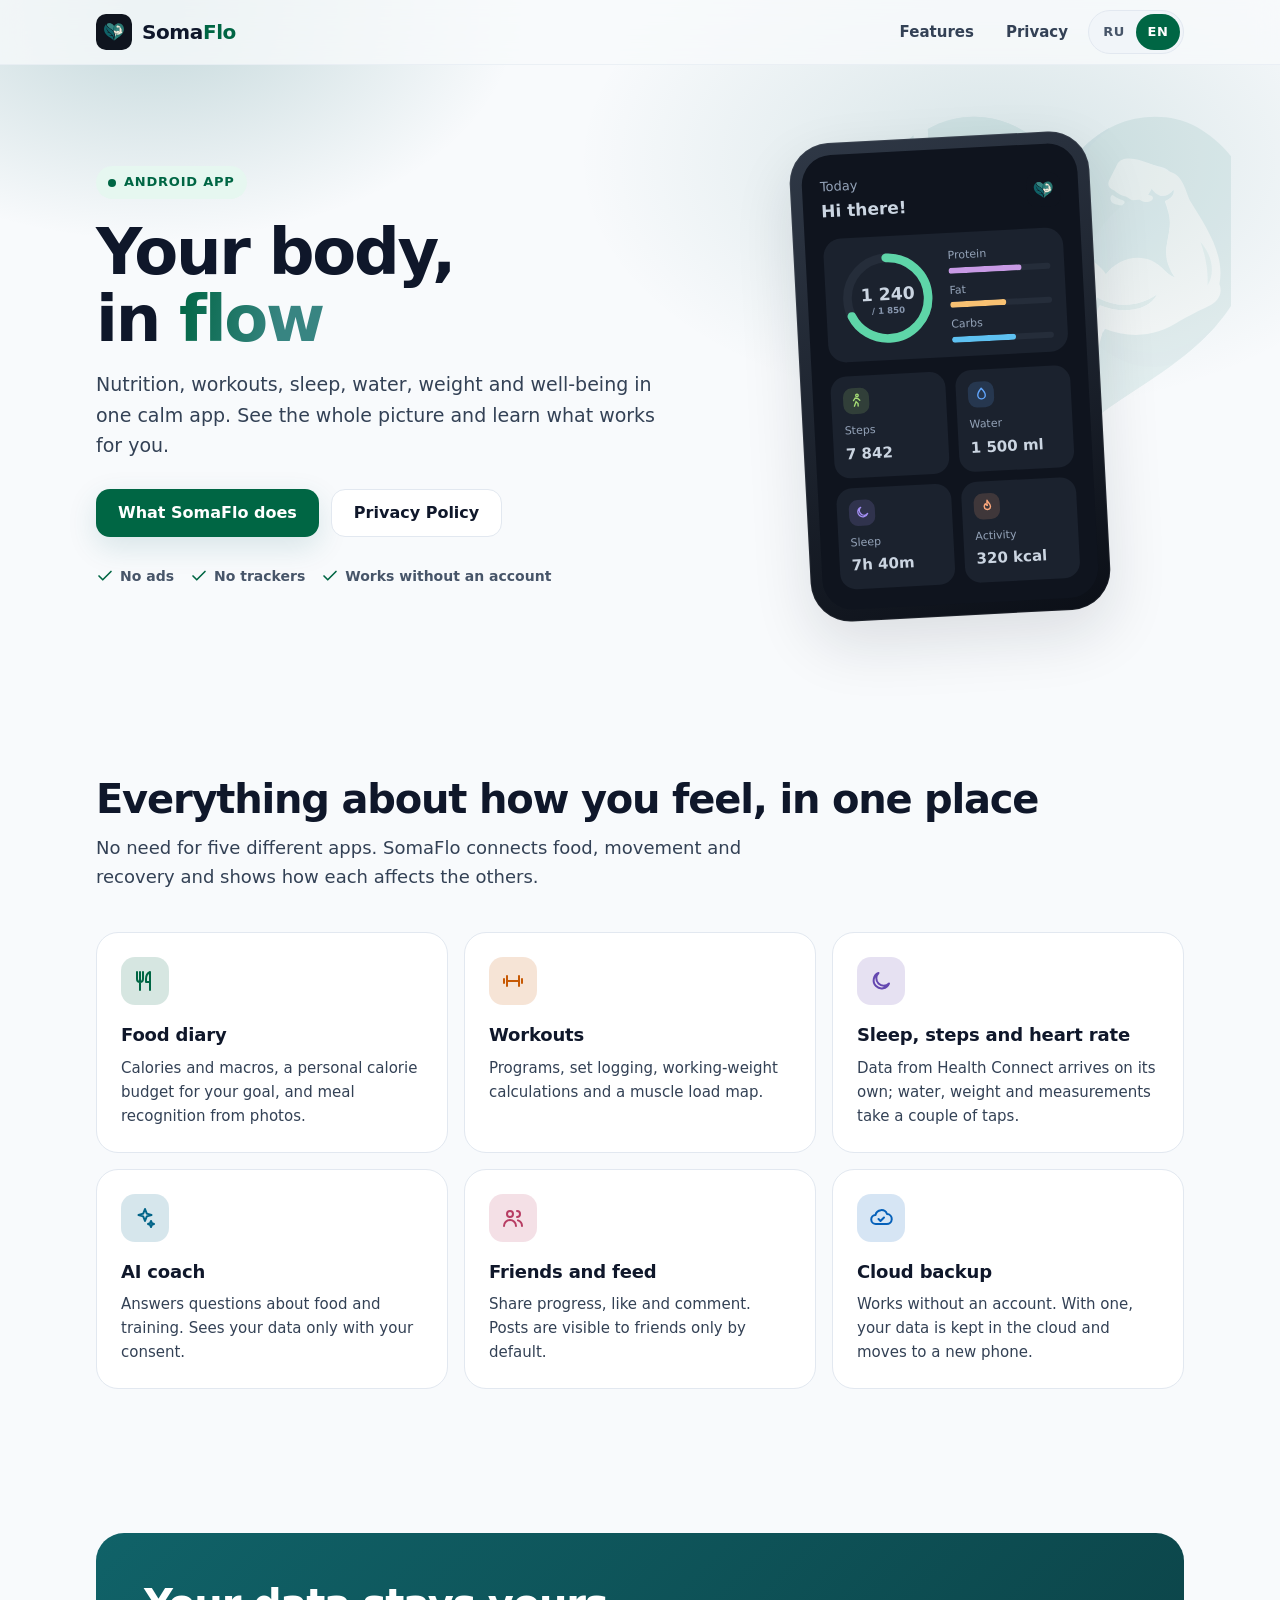
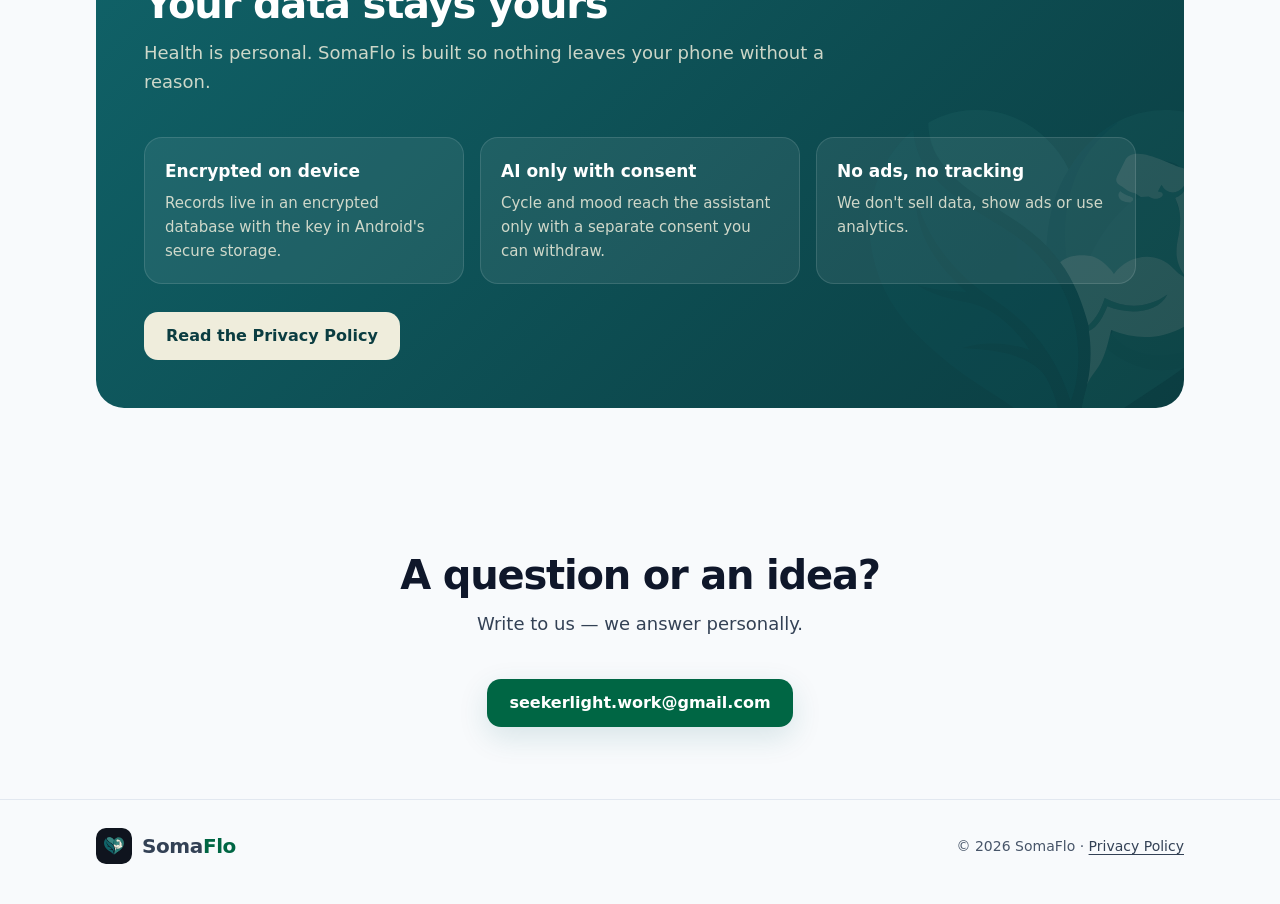
<file: index.html>
<!doctype html>
<html lang="ru" data-lang="ru" data-title-ru="SomaFlo — питание, тренировки и самочувствие" data-title-en="SomaFlo — nutrition, training and well-being">
<head>
  <meta charset="utf-8">
  <meta name="viewport" content="width=device-width, initial-scale=1">
  <title>SomaFlo — питание, тренировки и самочувствие</title>
  <meta name="description" content="SomaFlo — питание, тренировки, сон и самочувствие в одном приложении. Nutrition, workouts, sleep and well-being in one app.">
  <meta name="theme-color" content="#0f141e">
  <meta property="og:title" content="SomaFlo">
  <meta property="og:description" content="Питание, тренировки, сон и самочувствие в одном приложении.">
  <meta property="og:image" content="icon.svg">
  <link rel="icon" href="icon.svg" type="image/svg+xml">
  <link rel="stylesheet" href="style.css">
  <script src="lang.js" defer></script>
</head>
<body>

<header class="topbar">
  <div class="wrap">
    <a class="logo" href="./"><img src="icon.svg" alt=""><span>Soma<b>Flo</b></span></a>
    <nav class="topnav">
      <a class="hide-sm" href="#features"><span data-l="ru">Возможности</span><span data-l="en">Features</span></a>
      <a class="hide-sm" href="privacy.html"><span data-l="ru">Приватность</span><span data-l="en">Privacy</span></a>
      <div class="lang" role="group" aria-label="Language">
        <button type="button" data-set="ru">RU</button>
        <button type="button" data-set="en">EN</button>
      </div>
    </nav>
  </div>
</header>

<main>
  <section class="hero">
    <div class="wrap">
      <div>
        <span class="eyebrow"><span data-l="ru">Приложение для Android</span><span data-l="en">Android app</span></span>
        <h1>
          <span data-l="ru">Тело в&nbsp;<span class="accent">потоке</span></span>
          <span data-l="en">Your body, in&nbsp;<span class="accent">flow</span></span>
        </h1>
        <p class="lead">
          <span data-l="ru">Питание, тренировки, сон, вода, вес и самочувствие — в одном спокойном приложении. Видите картину целиком и понимаете, что работает именно для вас.</span>
          <span data-l="en">Nutrition, workouts, sleep, water, weight and well-being in one calm app. See the whole picture and learn what works for you.</span>
        </p>
        <div class="cta">
          <a class="btn btn-primary" href="#features"><span data-l="ru">Что умеет SomaFlo</span><span data-l="en">What SomaFlo does</span></a>
          <a class="btn btn-ghost" href="privacy.html"><span data-l="ru">Политика конфиденциальности</span><span data-l="en">Privacy Policy</span></a>
        </div>
        <div class="badges">
          <span><svg viewBox="0 0 24 24" fill="none" stroke="currentColor" stroke-width="2.2" stroke-linecap="round" stroke-linejoin="round"><path d="M20 6 9 17l-5-5"/></svg><span data-l="ru">Без рекламы</span><span data-l="en">No ads</span></span>
          <span><svg viewBox="0 0 24 24" fill="none" stroke="currentColor" stroke-width="2.2" stroke-linecap="round" stroke-linejoin="round"><path d="M20 6 9 17l-5-5"/></svg><span data-l="ru">Без трекеров</span><span data-l="en">No trackers</span></span>
          <span><svg viewBox="0 0 24 24" fill="none" stroke="currentColor" stroke-width="2.2" stroke-linecap="round" stroke-linejoin="round"><path d="M20 6 9 17l-5-5"/></svg><span data-l="ru">Работает без аккаунта</span><span data-l="en">Works without an account</span></span>
        </div>
      </div>

      <div class="stage" aria-hidden="true">
        <img class="mark" src="logo.svg" alt="">
        <div class="phone">
          <div class="screen">
            <div class="row"><span><span data-l="ru">Сегодня</span><span data-l="en">Today</span><br><b><span data-l="ru">Привет!</span><span data-l="en">Hi there!</span></b></span><img src="icon.svg" alt="" width="34" height="34" style="border-radius:10px"></div>
            <div class="card ring-wrap">
              <svg class="ring" viewBox="0 0 100 100">
                <circle cx="50" cy="50" r="42" fill="none" stroke="#252d3a" stroke-width="9"/>
                <circle cx="50" cy="50" r="42" fill="none" stroke="#5ed5a8" stroke-width="9" stroke-linecap="round" stroke-dasharray="264" stroke-dashoffset="84" transform="rotate(-90 50 50)"/>
                <text x="50" y="52" text-anchor="middle">1 240</text>
                <text class="sub" x="50" y="66" text-anchor="middle">/ 1 850</text>
              </svg>
              <div class="macros">
                <div><span data-l="ru">Белки</span><span data-l="en">Protein</span><div class="bar"><i style="width:72%;background:#c89ae5"></i></div></div>
                <div><span data-l="ru">Жиры</span><span data-l="en">Fat</span><div class="bar"><i style="width:55%;background:#f8c172"></i></div></div>
                <div><span data-l="ru">Углеводы</span><span data-l="en">Carbs</span><div class="bar"><i style="width:63%;background:#5ec1f1"></i></div></div>
              </div>
            </div>
            <div class="tiles">
              <div class="tile"><div class="dot" style="background:rgba(165,220,117,.16);color:#a5dc75"><svg viewBox="0 0 24 24" fill="none" stroke="currentColor" stroke-width="2.2" stroke-linecap="round"><circle cx="13" cy="4" r="2"/><path d="m8 21 3-7 3 3v4M7 12l3-4 4 1 3 3"/></svg></div><span data-l="ru">Шаги</span><span data-l="en">Steps</span><b>7 842</b></div>
              <div class="tile"><div class="dot" style="background:rgba(97,166,253,.16);color:#61a6fd"><svg viewBox="0 0 24 24" fill="none" stroke="currentColor" stroke-width="2.2" stroke-linejoin="round"><path d="M12 3s6 6.5 6 11a6 6 0 0 1-12 0c0-4.5 6-11 6-11Z"/></svg></div><span data-l="ru">Вода</span><span data-l="en">Water</span><b>1 500 <span data-l="ru">мл</span><span data-l="en">ml</span></b></div>
              <div class="tile"><div class="dot" style="background:rgba(164,143,244,.16);color:#a48ff4"><svg viewBox="0 0 24 24" fill="none" stroke="currentColor" stroke-width="2.2" stroke-linejoin="round"><path d="M20 14.5A8 8 0 1 1 9.5 4a6.5 6.5 0 0 0 10.5 10.5Z"/></svg></div><span data-l="ru">Сон</span><span data-l="en">Sleep</span><b><span data-l="ru">7ч 40м</span><span data-l="en">7h 40m</span></b></div>
              <div class="tile"><div class="dot" style="background:rgba(255,169,125,.16);color:#ffa97d"><svg viewBox="0 0 24 24" fill="none" stroke="currentColor" stroke-width="2.2" stroke-linejoin="round"><path d="M12 3c1 4 5 5.5 5 10a5 5 0 0 1-10 0c0-2 1-3.5 2-4.5.5 2 1.5 3 3 3-1-3 0-6.5 0-8.5Z"/></svg></div><span data-l="ru">Активность</span><span data-l="en">Activity</span><b>320 <span data-l="ru">ккал</span><span data-l="en">kcal</span></b></div>
            </div>
          </div>
        </div>
      </div>
    </div>
  </section>

  <section class="block" id="features">
    <div class="wrap">
      <h2><span data-l="ru">Всё о самочувствии — в одном месте</span><span data-l="en">Everything about how you feel, in one place</span></h2>
      <p class="intro"><span data-l="ru">Не нужно держать пять приложений. SomaFlo связывает еду, движение и восстановление и показывает, как одно влияет на другое.</span><span data-l="en">No need for five different apps. SomaFlo connects food, movement and recovery and shows how each affects the others.</span></p>

      <div class="features">
        <div class="feature" style="--c: var(--primary)">
          <div class="ic"><svg viewBox="0 0 24 24" fill="none" stroke="currentColor" stroke-width="2" stroke-linecap="round" stroke-linejoin="round"><path d="M4 3v7a3 3 0 0 0 6 0V3M7 3v18M17 21V3c-2.5 1-4 3.5-4 7v3h4"/></svg></div>
          <h3><span data-l="ru">Дневник питания</span><span data-l="en">Food diary</span></h3>
          <p><span data-l="ru">Калории и БЖУ, личный бюджет калорий под вашу цель и распознавание блюд по фото.</span><span data-l="en">Calories and macros, a personal calorie budget for your goal, and meal recognition from photos.</span></p>
        </div>
        <div class="feature" style="--c: var(--flame)">
          <div class="ic"><svg viewBox="0 0 24 24" fill="none" stroke="currentColor" stroke-width="2" stroke-linecap="round" stroke-linejoin="round"><path d="M6 7v10M18 7v10M3 10v4M21 10v4M6 12h12"/></svg></div>
          <h3><span data-l="ru">Тренировки</span><span data-l="en">Workouts</span></h3>
          <p><span data-l="ru">Программы, журнал подходов, расчёт рабочих весов и карта нагрузки мышц.</span><span data-l="en">Programs, set logging, working-weight calculations and a muscle load map.</span></p>
        </div>
        <div class="feature" style="--c: var(--sleep)">
          <div class="ic"><svg viewBox="0 0 24 24" fill="none" stroke="currentColor" stroke-width="2" stroke-linejoin="round"><path d="M20 14.5A8 8 0 1 1 9.5 4a6.5 6.5 0 0 0 10.5 10.5Z"/></svg></div>
          <h3><span data-l="ru">Сон, шаги и пульс</span><span data-l="en">Sleep, steps and heart rate</span></h3>
          <p><span data-l="ru">Данные из Health Connect подтягиваются сами, а вода, вес и замеры — в пару касаний.</span><span data-l="en">Data from Health Connect arrives on its own; water, weight and measurements take a couple of taps.</span></p>
        </div>
        <div class="feature" style="--c: var(--carbs)">
          <div class="ic"><svg viewBox="0 0 24 24" fill="none" stroke="currentColor" stroke-width="2" stroke-linecap="round" stroke-linejoin="round"><path d="M12 3l1.8 4.6L18.5 9l-4.7 1.4L12 15l-1.8-4.6L5.5 9l4.7-1.4L12 3ZM18 15l.9 2.1L21 18l-2.1.9L18 21l-.9-2.1L15 18l2.1-.9L18 15Z"/></svg></div>
          <h3><span data-l="ru">ИИ-тренер</span><span data-l="en">AI coach</span></h3>
          <p><span data-l="ru">Отвечает на вопросы о питании и тренировках. Ваши данные видит только с вашего согласия.</span><span data-l="en">Answers questions about food and training. Sees your data only with your consent.</span></p>
        </div>
        <div class="feature" style="--c: var(--cycle)">
          <div class="ic"><svg viewBox="0 0 24 24" fill="none" stroke="currentColor" stroke-width="2" stroke-linecap="round" stroke-linejoin="round"><circle cx="9" cy="8" r="3"/><path d="M3 20a6 6 0 0 1 12 0M16 5a3 3 0 0 1 0 6M21 20a6 6 0 0 0-4-5.6"/></svg></div>
          <h3><span data-l="ru">Друзья и лента</span><span data-l="en">Friends and feed</span></h3>
          <p><span data-l="ru">Делитесь успехами, ставьте лайки и комментируйте. Посты по умолчанию видят только друзья.</span><span data-l="en">Share progress, like and comment. Posts are visible to friends only by default.</span></p>
        </div>
        <div class="feature" style="--c: var(--water)">
          <div class="ic"><svg viewBox="0 0 24 24" fill="none" stroke="currentColor" stroke-width="2" stroke-linecap="round" stroke-linejoin="round"><path d="M7 18a4.5 4.5 0 0 1-.5-9A6 6 0 0 1 18 8a4 4 0 0 1-.5 10H7Z"/><path d="m9.5 13 2 2 3.5-3.5"/></svg></div>
          <h3><span data-l="ru">Бэкап в облако</span><span data-l="en">Cloud backup</span></h3>
          <p><span data-l="ru">Работает без аккаунта. С аккаунтом данные сохраняются в облаке и переезжают на новый телефон.</span><span data-l="en">Works without an account. With one, your data is kept in the cloud and moves to a new phone.</span></p>
        </div>
      </div>
    </div>
  </section>

  <section class="block">
    <div class="wrap">
      <div class="privacy-band">
        <img class="bg-mark" src="logo.svg" alt="">
        <h2><span data-l="ru">Ваши данные — ваши</span><span data-l="en">Your data stays yours</span></h2>
        <p class="intro"><span data-l="ru">Здоровье — личное. Поэтому SomaFlo устроен так, чтобы лишнее никуда не уходило.</span><span data-l="en">Health is personal. SomaFlo is built so nothing leaves your phone without a reason.</span></p>
        <div class="points">
          <div class="point">
            <h3><span data-l="ru">Шифрование на телефоне</span><span data-l="en">Encrypted on device</span></h3>
            <p><span data-l="ru">Записи хранятся в зашифрованной базе, ключ — в защищённом хранилище Android.</span><span data-l="en">Records live in an encrypted database with the key in Android's secure storage.</span></p>
          </div>
          <div class="point">
            <h3><span data-l="ru">ИИ только с согласия</span><span data-l="en">AI only with consent</span></h3>
            <p><span data-l="ru">Цикл и настроение уходят ассистенту только при отдельном согласии. Его можно отозвать.</span><span data-l="en">Cycle and mood reach the assistant only with a separate consent you can withdraw.</span></p>
          </div>
          <div class="point">
            <h3><span data-l="ru">Без рекламы и слежки</span><span data-l="en">No ads, no tracking</span></h3>
            <p><span data-l="ru">Мы не продаём данные, не показываем рекламу и не подключаем аналитику.</span><span data-l="en">We don't sell data, show ads or use analytics.</span></p>
          </div>
        </div>
        <a class="btn" href="privacy.html"><span data-l="ru">Читать политику конфиденциальности</span><span data-l="en">Read the Privacy Policy</span></a>
      </div>
    </div>
  </section>

  <section class="block contact">
    <div class="wrap">
      <h2><span data-l="ru">Есть вопрос или идея?</span><span data-l="en">A question or an idea?</span></h2>
      <p class="intro"><span data-l="ru">Пишите — отвечаем лично.</span><span data-l="en">Write to us — we answer personally.</span></p>
      <a class="btn btn-primary" href="mailto:seekerlight.work@gmail.com">seekerlight.work@gmail.com</a>
    </div>
  </section>
</main>

<footer class="site">
  <div class="wrap">
    <a class="logo" href="./"><img src="icon.svg" alt=""><span>Soma<b>Flo</b></span></a>
    <span>© 2026 SomaFlo · <a href="privacy.html"><span data-l="ru">Политика конфиденциальности</span><span data-l="en">Privacy Policy</span></a></span>
  </div>
</footer>

</body>
</html>
</file>
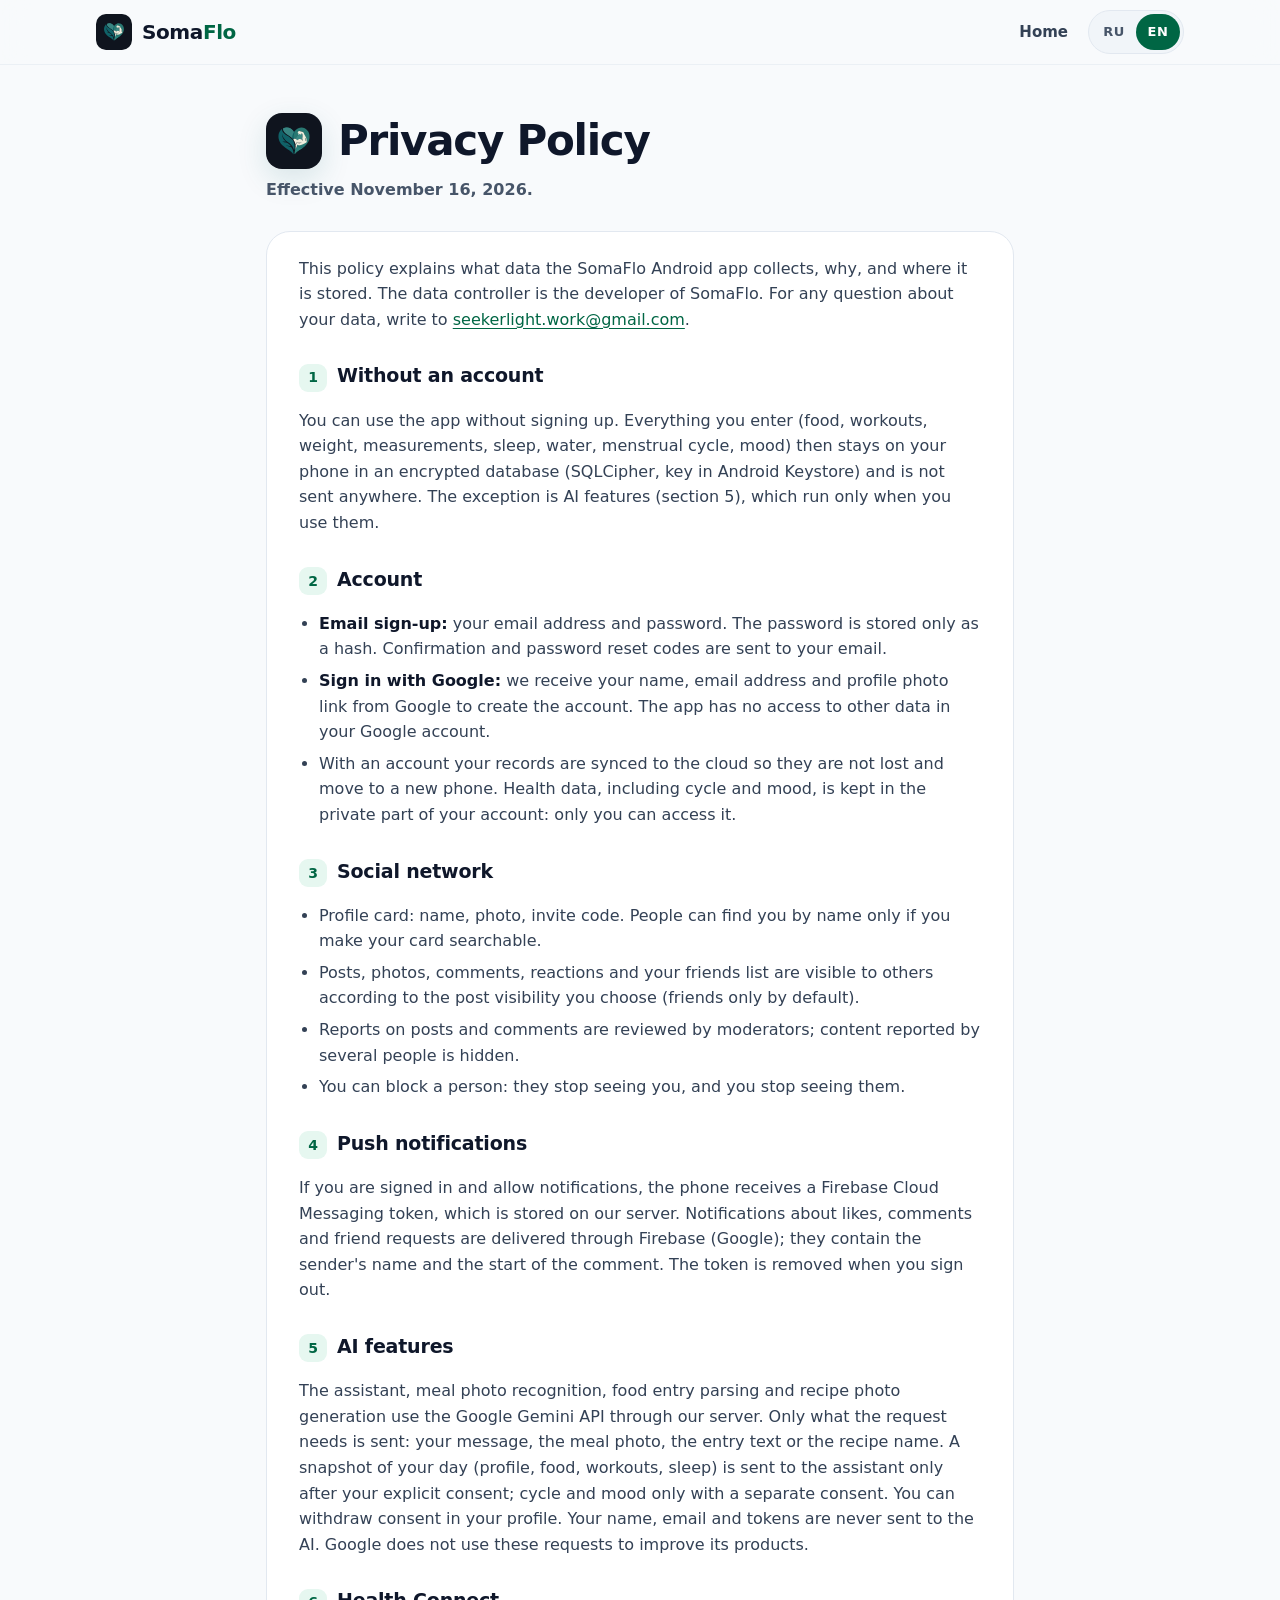
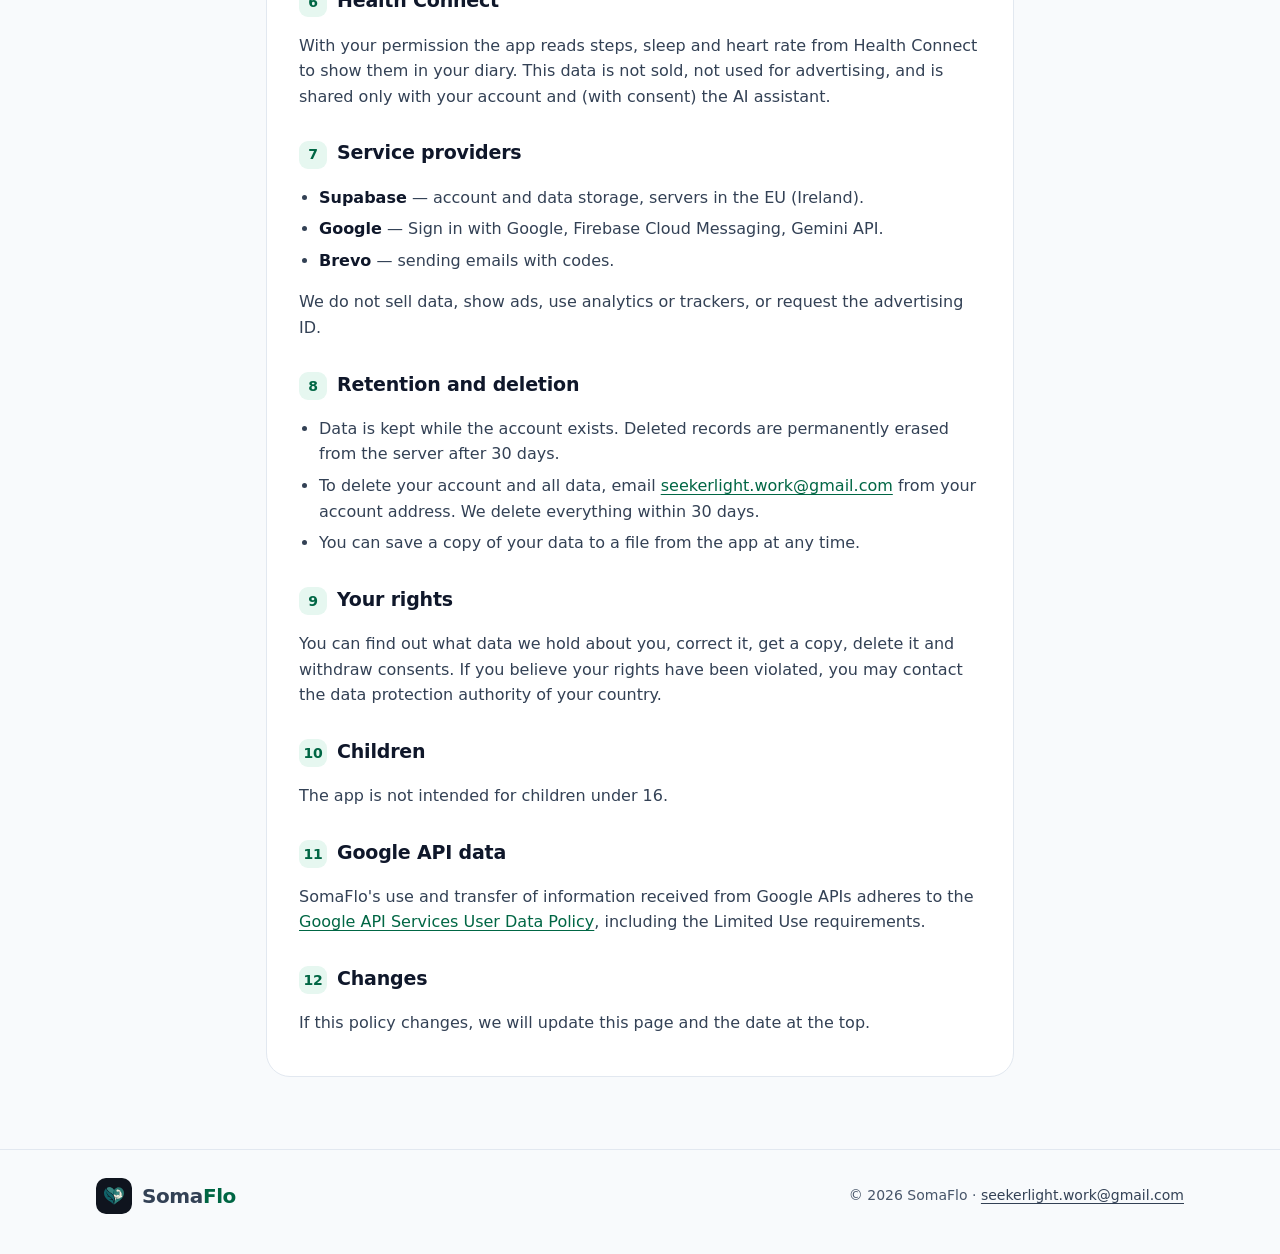
<file: privacy.html>
<!doctype html>
<html lang="ru" data-lang="ru" data-title-ru="SomaFlo — Политика конфиденциальности" data-title-en="SomaFlo — Privacy Policy">
<head>
  <meta charset="utf-8">
  <meta name="viewport" content="width=device-width, initial-scale=1">
  <title>SomaFlo — Privacy Policy</title>
  <meta name="description" content="Политика конфиденциальности приложения SomaFlo / SomaFlo Privacy Policy">
  <meta name="theme-color" content="#0f141e">
  <link rel="icon" href="icon.svg" type="image/svg+xml">
  <link rel="stylesheet" href="style.css">
  <script src="lang.js" defer></script>
</head>
<body>

<header class="topbar">
  <div class="wrap">
    <a class="logo" href="./"><img src="icon.svg" alt=""><span>Soma<b>Flo</b></span></a>
    <nav class="topnav">
      <a class="hide-sm" href="./"><span data-l="ru">Главная</span><span data-l="en">Home</span></a>
      <div class="lang" role="group" aria-label="Language">
        <button type="button" data-set="ru">RU</button>
        <button type="button" data-set="en">EN</button>
      </div>
    </nav>
  </div>
</header>

<main>
  <div class="doc" data-l="ru" id="ru">
    <div class="head"><img src="icon.svg" alt=""><h1>Политика конфиденциальности</h1></div>
    <p class="date">Действует с 16 ноября 2026 года.</p>
    <article>

    <p>Здесь описано, какие данные собирает приложение SomaFlo для Android, зачем и где они хранятся. Владелец и оператор данных — разработчик приложения SomaFlo. По любым вопросам о данных пишите на <a href="mailto:seekerlight.work@gmail.com">seekerlight.work@gmail.com</a>.</p>

    <h2><span class="n">1</span>Без аккаунта</h2>
    <p>Приложением можно пользоваться без регистрации. Тогда всё, что вы вводите (питание, тренировки, вес, замеры, сон, вода, менструальный цикл, настроение), хранится только на вашем телефоне в зашифрованной базе данных (SQLCipher, ключ в Android Keystore) и никуда не отправляется. Исключение — функции ИИ (раздел 5), которые работают только по вашему действию.</p>

    <h2><span class="n">2</span>Аккаунт</h2>
    <ul>
      <li><b>Регистрация по почте:</b> адрес почты и пароль. Пароль хранится только в виде хеша. На почту приходят коды подтверждения и сброса пароля.</li>
      <li><b>Вход через Google:</b> мы получаем от Google ваше имя, адрес почты и ссылку на фото профиля, чтобы создать аккаунт. Доступа к другим данным Google-аккаунта у приложения нет.</li>
      <li>С аккаунтом ваши записи синхронизируются с облаком, чтобы не потеряться и перенестись на новый телефон. Данные о здоровье, включая цикл и настроение, лежат в личной части аккаунта: доступ к ним есть только у вас.</li>
    </ul>

    <h2><span class="n">3</span>Соцсеть</h2>
    <ul>
      <li>Карточка профиля: имя, фото, код приглашения. Найти вас по имени можно, только если вы сами откроете карточку для поиска.</li>
      <li>Посты, фото, комментарии, реакции и список друзей видны другим людям в зависимости от выбранной видимости поста (по умолчанию — только друзьям).</li>
      <li>Жалобы на посты и комментарии рассматриваются модераторами; содержимое, на которое пожаловались несколько человек, скрывается.</li>
      <li>Вы можете заблокировать человека: он перестанет видеть вас, а вы — его.</li>
    </ul>

    <h2><span class="n">4</span>Push-уведомления</h2>
    <p>Если вы вошли в аккаунт и разрешили уведомления, телефон получает токен Firebase Cloud Messaging, который хранится на нашем сервере. Через Firebase (Google) приходят уведомления о лайках, комментариях и заявках в друзья: в них есть имя отправителя и начало комментария. Токен удаляется при выходе из аккаунта.</p>

    <h2><span class="n">5</span>Функции ИИ</h2>
    <p>Ассистент, распознавание блюд по фото, разбор записи еды и генерация фото рецепта работают через Google Gemini API на нашем сервере. Передаётся только то, что нужно для запроса: ваше сообщение, фото блюда, текст записи или название рецепта. Снимок данных дня (профиль, питание, тренировки, сон) уходит ассистенту только после вашего явного согласия, а цикл и настроение — только при отдельном согласии. Согласия можно отозвать в профиле. Имя, почта и токены ИИ не передаются. Google не использует эти запросы для обучения своих продуктов.</p>

    <h2><span class="n">6</span>Health Connect</h2>
    <p>С вашего разрешения приложение читает из Health Connect шаги, сон и пульс, чтобы показать их в дневнике. Эти данные не продаются, не используются для рекламы и передаются только в ваш аккаунт и (при согласии) ИИ-ассистенту.</p>

    <h2><span class="n">7</span>Кто обрабатывает данные</h2>
    <ul>
      <li><b>Supabase</b> — хранение аккаунта и данных, серверы в ЕС (Ирландия).</li>
      <li><b>Google</b> — вход через Google, Firebase Cloud Messaging, Gemini API.</li>
      <li><b>Brevo</b> — отправка писем с кодами.</li>
    </ul>
    <p>Мы не продаём данные, не показываем рекламу, не подключаем аналитику и трекеры и не запрашиваем рекламный идентификатор.</p>

    <h2><span class="n">8</span>Хранение и удаление</h2>
    <ul>
      <li>Данные хранятся, пока существует аккаунт. Удалённые записи окончательно стираются с сервера через 30 дней.</li>
      <li>Чтобы удалить аккаунт и все данные, напишите на <a href="mailto:seekerlight.work@gmail.com">seekerlight.work@gmail.com</a> с адреса аккаунта. Мы удалим всё в течение 30 дней.</li>
      <li>Копию своих данных можно в любой момент сохранить в файл из приложения.</li>
    </ul>

    <h2><span class="n">9</span>Ваши права</h2>
    <p>Вы можете узнать, какие данные о вас хранятся, исправить их, получить копию, удалить их и отозвать согласия. Если считаете, что ваши права нарушены, вы можете обратиться в надзорный орган по защите данных своей страны.</p>

    <h2><span class="n">10</span>Дети</h2>
    <p>Приложение не предназначено для детей младше 16 лет.</p>

    <h2><span class="n">11</span>Данные из Google API</h2>
    <p>Использование и передача приложением SomaFlo информации, полученной от Google API, соответствует <a href="https://developers.google.com/terms/api-services-user-data-policy">Google API Services User Data Policy</a>, включая требования Limited Use.</p>

    <h2><span class="n">12</span>Изменения</h2>
    <p>При изменении политики мы обновим эту страницу и дату вверху.</p>
    </article>
  </div>
  <div class="doc" data-l="en" id="en">
    <div class="head"><img src="icon.svg" alt=""><h1>Privacy Policy</h1></div>
    <p class="date">Effective November 16, 2026.</p>
    <article>

    <p>This policy explains what data the SomaFlo Android app collects, why, and where it is stored. The data controller is the developer of SomaFlo. For any question about your data, write to <a href="mailto:seekerlight.work@gmail.com">seekerlight.work@gmail.com</a>.</p>

    <h2><span class="n">1</span>Without an account</h2>
    <p>You can use the app without signing up. Everything you enter (food, workouts, weight, measurements, sleep, water, menstrual cycle, mood) then stays on your phone in an encrypted database (SQLCipher, key in Android Keystore) and is not sent anywhere. The exception is AI features (section 5), which run only when you use them.</p>

    <h2><span class="n">2</span>Account</h2>
    <ul>
      <li><b>Email sign-up:</b> your email address and password. The password is stored only as a hash. Confirmation and password reset codes are sent to your email.</li>
      <li><b>Sign in with Google:</b> we receive your name, email address and profile photo link from Google to create the account. The app has no access to other data in your Google account.</li>
      <li>With an account your records are synced to the cloud so they are not lost and move to a new phone. Health data, including cycle and mood, is kept in the private part of your account: only you can access it.</li>
    </ul>

    <h2><span class="n">3</span>Social network</h2>
    <ul>
      <li>Profile card: name, photo, invite code. People can find you by name only if you make your card searchable.</li>
      <li>Posts, photos, comments, reactions and your friends list are visible to others according to the post visibility you choose (friends only by default).</li>
      <li>Reports on posts and comments are reviewed by moderators; content reported by several people is hidden.</li>
      <li>You can block a person: they stop seeing you, and you stop seeing them.</li>
    </ul>

    <h2><span class="n">4</span>Push notifications</h2>
    <p>If you are signed in and allow notifications, the phone receives a Firebase Cloud Messaging token, which is stored on our server. Notifications about likes, comments and friend requests are delivered through Firebase (Google); they contain the sender's name and the start of the comment. The token is removed when you sign out.</p>

    <h2><span class="n">5</span>AI features</h2>
    <p>The assistant, meal photo recognition, food entry parsing and recipe photo generation use the Google Gemini API through our server. Only what the request needs is sent: your message, the meal photo, the entry text or the recipe name. A snapshot of your day (profile, food, workouts, sleep) is sent to the assistant only after your explicit consent; cycle and mood only with a separate consent. You can withdraw consent in your profile. Your name, email and tokens are never sent to the AI. Google does not use these requests to improve its products.</p>

    <h2><span class="n">6</span>Health Connect</h2>
    <p>With your permission the app reads steps, sleep and heart rate from Health Connect to show them in your diary. This data is not sold, not used for advertising, and is shared only with your account and (with consent) the AI assistant.</p>

    <h2><span class="n">7</span>Service providers</h2>
    <ul>
      <li><b>Supabase</b> — account and data storage, servers in the EU (Ireland).</li>
      <li><b>Google</b> — Sign in with Google, Firebase Cloud Messaging, Gemini API.</li>
      <li><b>Brevo</b> — sending emails with codes.</li>
    </ul>
    <p>We do not sell data, show ads, use analytics or trackers, or request the advertising ID.</p>

    <h2><span class="n">8</span>Retention and deletion</h2>
    <ul>
      <li>Data is kept while the account exists. Deleted records are permanently erased from the server after 30 days.</li>
      <li>To delete your account and all data, email <a href="mailto:seekerlight.work@gmail.com">seekerlight.work@gmail.com</a> from your account address. We delete everything within 30 days.</li>
      <li>You can save a copy of your data to a file from the app at any time.</li>
    </ul>

    <h2><span class="n">9</span>Your rights</h2>
    <p>You can find out what data we hold about you, correct it, get a copy, delete it and withdraw consents. If you believe your rights have been violated, you may contact the data protection authority of your country.</p>

    <h2><span class="n">10</span>Children</h2>
    <p>The app is not intended for children under 16.</p>

    <h2><span class="n">11</span>Google API data</h2>
    <p>SomaFlo's use and transfer of information received from Google APIs adheres to the <a href="https://developers.google.com/terms/api-services-user-data-policy">Google API Services User Data Policy</a>, including the Limited Use requirements.</p>

    <h2><span class="n">12</span>Changes</h2>
    <p>If this policy changes, we will update this page and the date at the top.</p>
    </article>
  </div>
</main>

<footer class="site">
  <div class="wrap">
    <a class="logo" href="./"><img src="icon.svg" alt=""><span>Soma<b>Flo</b></span></a>
    <span>© 2026 SomaFlo · <a href="mailto:seekerlight.work@gmail.com">seekerlight.work@gmail.com</a></span>
  </div>
</footer>

</body>
</html>
</file>
<file: style.css>
/* SomaFlo site. Colors follow the app's Emerald palette (docs/design/02_design_tokens.md). */
:root {
  --bg: #0f141e;
  --bg-deep: #0b0f17;
  --surface: #1b222e;
  --surface-2: #252d3a;
  --border: #2d3748;
  --text: #e2e8f0;
  --text-2: #94a3b8;
  --text-3: #8796ad;
  --primary: #5ed5a8;
  --on-primary: #0f172a;
  --primary-soft: #1a332c;
  --brand: #106268;
  --brand-2: #388582;
  --cream: #efeddc;
  --protein: #c89ae5;
  --fat: #f8c172;
  --carbs: #5ec1f1;
  --water: #61a6fd;
  --sleep: #a48ff4;
  --steps: #a5dc75;
  --flame: #ffa97d;
  --cycle: #fe88a6;
  --glow: rgba(94, 213, 168, 0.18);
  --shadow: 0 24px 60px rgba(0, 0, 0, 0.45);
  color-scheme: dark;
}

@media (prefers-color-scheme: light) {
  :root {
    --bg: #f8fafc;
    --bg-deep: #f1f5f9;
    --surface: #ffffff;
    --surface-2: #f1f5f9;
    --border: #e2e8f0;
    --text: #0f172a;
    --text-2: #334155;
    --text-3: #475569;
    --primary: #006644;
    --on-primary: #ffffff;
    --primary-soft: #e6f7f0;
    --protein: #723b8f;
    --fat: #946305;
    --carbs: #026488;
    --water: #0560b9;
    --sleep: #6447b0;
    --steps: #57900c;
    --flame: #c75904;
    --cycle: #b73d63;
    --glow: rgba(16, 98, 104, 0.14);
    --shadow: 0 24px 60px rgba(15, 23, 42, 0.12);
    color-scheme: light;
  }
}

* { box-sizing: border-box; }

html { scroll-behavior: smooth; }

body {
  margin: 0;
  background: var(--bg);
  color: var(--text);
  font: 16px/1.6 "Manrope", system-ui, -apple-system, "Segoe UI", Roboto, sans-serif;
  -webkit-font-smoothing: antialiased;
  overflow-x: hidden;
}

html[data-lang="ru"] [data-l="en"],
html[data-lang="en"] [data-l="ru"] { display: none !important; }

a { color: var(--primary); text-underline-offset: 3px; }

.wrap { max-width: 1120px; margin: 0 auto; padding: 0 16px; }

/* Top bar */
.topbar {
  position: sticky;
  top: 0;
  z-index: 10;
  backdrop-filter: blur(14px);
  -webkit-backdrop-filter: blur(14px);
  background: color-mix(in srgb, var(--bg) 78%, transparent);
  border-bottom: 1px solid color-mix(in srgb, var(--border) 60%, transparent);
}
.topbar .wrap { display: flex; align-items: center; gap: 16px; min-height: 64px; }
.logo { display: inline-flex; align-items: center; gap: 10px; color: var(--text); text-decoration: none; font-weight: 800; font-size: 20px; letter-spacing: -0.02em; }
.logo img { width: 36px; height: 36px; border-radius: 10px; }
.logo span b { color: var(--primary); font-weight: 800; }
.topnav { margin-left: auto; display: flex; align-items: center; gap: 8px; }
.topnav a { color: var(--text-2); text-decoration: none; font-weight: 600; font-size: 15px; padding: 10px 12px; border-radius: 10px; }
.topnav a:hover { color: var(--text); background: var(--surface-2); }

.lang { display: inline-flex; background: var(--surface-2); border: 1px solid var(--border); border-radius: 999px; padding: 3px; }
.lang button {
  font: inherit; font-size: 13px; font-weight: 700; letter-spacing: 0.04em;
  border: 0; background: transparent; color: var(--text-3);
  min-width: 44px; min-height: 36px; border-radius: 999px; cursor: pointer;
}
html[data-lang="ru"] .lang [data-set="ru"],
html[data-lang="en"] .lang [data-set="en"] { background: var(--primary); color: var(--on-primary); }

/* Hero */
.hero { position: relative; padding: 72px 0 88px; }
.hero::before {
  content: ""; position: absolute; inset: -120px 0 auto; height: 720px; z-index: -1;
  background:
    radial-gradient(600px 360px at 78% 30%, var(--glow), transparent 70%),
    radial-gradient(520px 320px at 12% 10%, color-mix(in srgb, var(--brand) 22%, transparent), transparent 70%);
}
.hero .wrap { display: grid; grid-template-columns: 1.1fr 0.9fr; gap: 48px; align-items: center; }
.eyebrow {
  display: inline-flex; align-items: center; gap: 8px;
  font-size: 13px; font-weight: 700; letter-spacing: 0.06em; text-transform: uppercase;
  color: var(--primary); background: var(--primary-soft);
  padding: 6px 12px; border-radius: 999px;
}
.eyebrow::before { content: ""; width: 8px; height: 8px; border-radius: 50%; background: var(--primary); }
.hero h1 { font-size: clamp(40px, 6vw, 64px); line-height: 1.05; letter-spacing: -0.035em; margin: 20px 0 16px; font-weight: 800; }
.hero h1 .accent {
  background: linear-gradient(100deg, var(--primary), var(--brand-2) 70%);
  -webkit-background-clip: text; background-clip: text; color: transparent;
}
.lead { font-size: 19px; color: var(--text-2); max-width: 34em; margin: 0 0 28px; }
.cta { display: flex; flex-wrap: wrap; gap: 12px; }
.btn {
  display: inline-flex; align-items: center; justify-content: center; gap: 8px;
  min-height: 48px; padding: 0 22px; border-radius: 14px;
  font-weight: 700; text-decoration: none; font-size: 16px;
}
.btn-primary { background: var(--primary); color: var(--on-primary); box-shadow: 0 10px 30px var(--glow); }
.btn-primary:hover { filter: brightness(1.06); }
.btn-ghost { color: var(--text); border: 1px solid var(--border); background: var(--surface); }
.btn-ghost:hover { background: var(--surface-2); }
.badges { display: flex; flex-wrap: wrap; gap: 16px; margin-top: 28px; color: var(--text-3); font-size: 14px; font-weight: 600; }
.badges span { display: inline-flex; align-items: center; gap: 6px; }
.badges svg { width: 18px; height: 18px; color: var(--primary); }

/* Phone mockup */
.stage { position: relative; display: flex; justify-content: center; }
.stage .mark {
  position: absolute; width: 78%; top: -6%; right: -10%; opacity: 0.09; z-index: -1;
  filter: saturate(1.2);
}
.phone {
  width: 300px; border-radius: 40px; padding: 12px;
  background: linear-gradient(160deg, #2f3846, #0b0f17);
  box-shadow: var(--shadow), 0 0 0 1px rgba(255, 255, 255, 0.06) inset;
  transform: rotate(-3deg);
}
.screen {
  border-radius: 30px; background: #0f141e; color: #cbd5e1;
  padding: 22px 18px 20px; display: grid; gap: 14px;
}
.screen .row { display: flex; align-items: center; justify-content: space-between; font-size: 13px; color: #94a3b8; }
.screen .row b { color: #cbd5e1; font-size: 17px; }
.card { background: #1b222e; border-radius: 18px; padding: 14px; }
.ring-wrap { display: flex; align-items: center; gap: 14px; }
.ring { width: 96px; height: 96px; flex: none; }
.ring text { fill: #cbd5e1; font: 800 18px Manrope, system-ui, sans-serif; }
.ring .sub { fill: #8796ad; font-size: 9px; font-weight: 600; }
.macros { display: grid; gap: 8px; flex: 1; font-size: 11px; color: #94a3b8; }
.bar { height: 6px; border-radius: 3px; background: #252d3a; overflow: hidden; margin-top: 3px; }
.bar i { display: block; height: 100%; border-radius: 3px; }
.tiles { display: grid; grid-template-columns: 1fr 1fr; gap: 10px; }
.tile { background: #1b222e; border-radius: 16px; padding: 12px; font-size: 11px; color: #94a3b8; }
.tile b { display: block; color: #cbd5e1; font-size: 15px; margin-top: 2px; }
.tile .dot { width: 26px; height: 26px; border-radius: 9px; display: grid; place-items: center; margin-bottom: 8px; }
.tile .dot svg { width: 15px; height: 15px; }

/* Sections */
section.block { padding: 72px 0; }
.block h2 { font-size: clamp(28px, 4vw, 40px); letter-spacing: -0.03em; line-height: 1.15; margin: 0 0 12px; }
.block .intro { color: var(--text-2); font-size: 18px; max-width: 40em; margin: 0 0 40px; }

.features { display: grid; grid-template-columns: repeat(3, 1fr); gap: 16px; }
.feature {
  background: var(--surface); border: 1px solid var(--border); border-radius: 22px; padding: 24px;
  transition: transform 0.2s ease, border-color 0.2s ease;
}
.feature:hover { transform: translateY(-3px); border-color: color-mix(in srgb, var(--c) 50%, var(--border)); }
.feature .ic {
  width: 48px; height: 48px; border-radius: 14px; display: grid; place-items: center; margin-bottom: 16px;
  color: var(--c); background: color-mix(in srgb, var(--c) 16%, transparent);
}
.feature .ic svg { width: 24px; height: 24px; }
.feature h3 { margin: 0 0 6px; font-size: 18px; letter-spacing: -0.01em; }
.feature p { margin: 0; color: var(--text-2); font-size: 15px; }

.privacy-band {
  position: relative; overflow: hidden;
  border-radius: 28px; padding: 48px;
  background: linear-gradient(135deg, var(--brand), #0b3d41);
  color: var(--cream);
}
.privacy-band .bg-mark { position: absolute; right: -60px; bottom: -80px; width: 380px; opacity: 0.12; }
.privacy-band h2 { color: #fff; }
.privacy-band .intro { color: rgba(239, 237, 220, 0.85); }
.points { display: grid; grid-template-columns: repeat(3, 1fr); gap: 16px; position: relative; }
.point { background: rgba(255, 255, 255, 0.07); border: 1px solid rgba(255, 255, 255, 0.12); border-radius: 18px; padding: 20px; }
.point h3 { margin: 0 0 6px; font-size: 17px; color: #fff; }
.point p { margin: 0; font-size: 15px; color: rgba(239, 237, 220, 0.85); }
.privacy-band a.btn { margin-top: 28px; background: var(--cream); color: #0b3d41; position: relative; }

.contact { text-align: center; }
.contact .intro { margin-left: auto; margin-right: auto; }

footer.site {
  border-top: 1px solid var(--border); padding: 28px 0 40px; color: var(--text-3); font-size: 14px;
}
footer.site .wrap { display: flex; flex-wrap: wrap; gap: 12px 24px; align-items: center; justify-content: space-between; }
footer.site a { color: var(--text-2); }

/* Privacy policy page */
.doc { max-width: 780px; margin: 0 auto; padding: 48px 16px 72px; scroll-margin-top: 64px; }
.doc .head { display: flex; align-items: center; gap: 16px; margin-bottom: 8px; }
.doc .head img { width: 56px; height: 56px; border-radius: 16px; box-shadow: 0 10px 30px var(--glow); }
.doc h1 { font-size: clamp(30px, 5vw, 42px); letter-spacing: -0.03em; line-height: 1.1; margin: 0; }
.doc .date { color: var(--text-3); font-weight: 600; margin: 4px 0 28px; }
.doc article {
  background: var(--surface); border: 1px solid var(--border); border-radius: 24px; padding: 8px 32px 24px;
}
.doc h2 {
  font-size: 19px; margin: 28px 0 8px; letter-spacing: -0.01em;
  display: flex; align-items: baseline; gap: 10px;
}
.doc h2 .n {
  flex: none; min-width: 28px; height: 28px; border-radius: 9px; display: inline-grid; place-items: center;
  background: var(--primary-soft); color: var(--primary); font-size: 14px; font-weight: 800;
}
.doc p, .doc li { color: var(--text-2); }
.doc ul { padding-left: 20px; }
.doc li { margin: 6px 0; }
.doc li b, .doc p b { color: var(--text); }

@media (max-width: 900px) {
  .hero { padding: 40px 0 56px; }
  .hero .wrap { grid-template-columns: 1fr; gap: 40px; }
  .features, .points { grid-template-columns: 1fr 1fr; }
  .stage .mark { display: none; }
}

@media (max-width: 600px) {
  .topnav a.hide-sm { display: none; }
  .features, .points { grid-template-columns: 1fr; }
  .privacy-band { padding: 32px 20px; border-radius: 22px; }
  .phone { width: 272px; transform: none; }
  .doc article { padding: 4px 18px 18px; }
  section.block { padding: 48px 0; }
}

@media (prefers-reduced-motion: reduce) {
  html { scroll-behavior: auto; }
  .feature { transition: none; }
}
</file>
